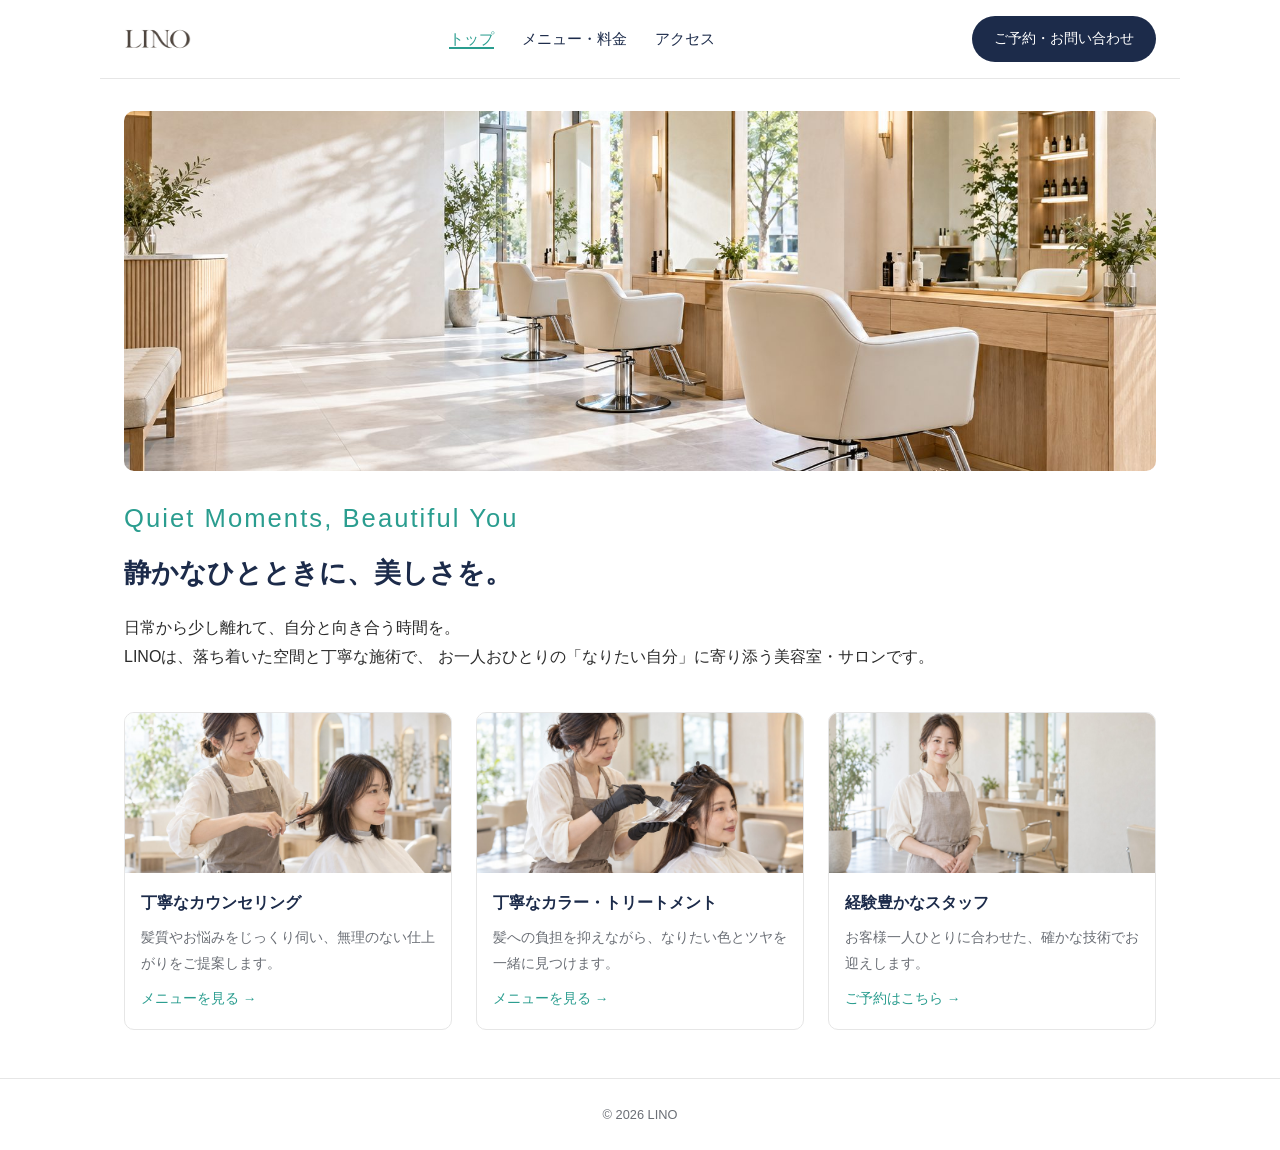
<file: index.html>
<!DOCTYPE html>
<html lang="ja">
<head>
<meta charset="UTF-8">
<meta name="viewport" content="width=device-width, initial-scale=1.0">
<title>LINO | 美容室・サロン</title>
<meta name="description" content="LINOは、静かで上質なひとときを大切にする美容室・サロンです。">
<link rel="icon" href="favicon.ico">
<meta http-equiv="Content-Security-Policy" content="default-src 'self'; img-src 'self'; style-src 'self'; script-src 'self'">
<link rel="stylesheet" href="style.css">
</head>
<body>

<header class="site-header">
  <div class="logo"><img src="logo.png" alt="LINO" width="336" height="160"></div>
  <button class="nav-toggle" aria-label="メニューを開く" aria-expanded="false">&#9776;</button>
  <nav class="main-nav">
    <ul>
      <li><a href="index.html" aria-current="page">トップ</a></li>
      <li><a href="menu.html">メニュー・料金</a></li>
      <li><a href="access.html">アクセス</a></li>
    </ul>
  </nav>
  <a class="cta-button" href="reserve.html">ご予約・お問い合わせ</a>
</header>

<main>
  <section class="hero">
    <img src="hero.jpg" alt="サロン店内の明るい写真" width="1672" height="941">
    <div class="hero-copy">
      <span class="en-title">Quiet Moments, Beautiful You</span>
      <h1>静かなひとときに、美しさを。</h1>
      <p>
        日常から少し離れて、自分と向き合う時間を。<br>
        LINOは、落ち着いた空間と丁寧な施術で、
        お一人おひとりの「なりたい自分」に寄り添う美容室・サロンです。
      </p>
    </div>
  </section>

  <section class="card-grid">
    <article class="card">
      <img src="staff-cut.jpg" alt="カットの施術シーン" width="1672" height="941">
      <div class="card-body">
        <h3>丁寧なカウンセリング</h3>
        <p>髪質やお悩みをじっくり伺い、無理のない仕上がりをご提案します。</p>
        <a class="card-link" href="menu.html">メニューを見る &rarr;</a>
      </div>
    </article>

    <article class="card">
      <img src="staff-color.jpg" alt="カラーの施術シーン" width="1672" height="941">
      <div class="card-body">
        <h3>丁寧なカラー・トリートメント</h3>
        <p>髪への負担を抑えながら、なりたい色とツヤを一緒に見つけます。</p>
        <a class="card-link" href="menu.html">メニューを見る &rarr;</a>
      </div>
    </article>

    <article class="card">
      <img src="staff-portrait.jpg" alt="スタッフの写真" width="1672" height="941">
      <div class="card-body">
        <h3>経験豊かなスタッフ</h3>
        <p>お客様一人ひとりに合わせた、確かな技術でお迎えします。</p>
        <a class="card-link" href="reserve.html">ご予約はこちら &rarr;</a>
      </div>
    </article>
  </section>
</main>

<footer class="site-footer">
  &copy; 2026 LINO
</footer>

<script src="script.js"></script>
</body>
</html>
</file>
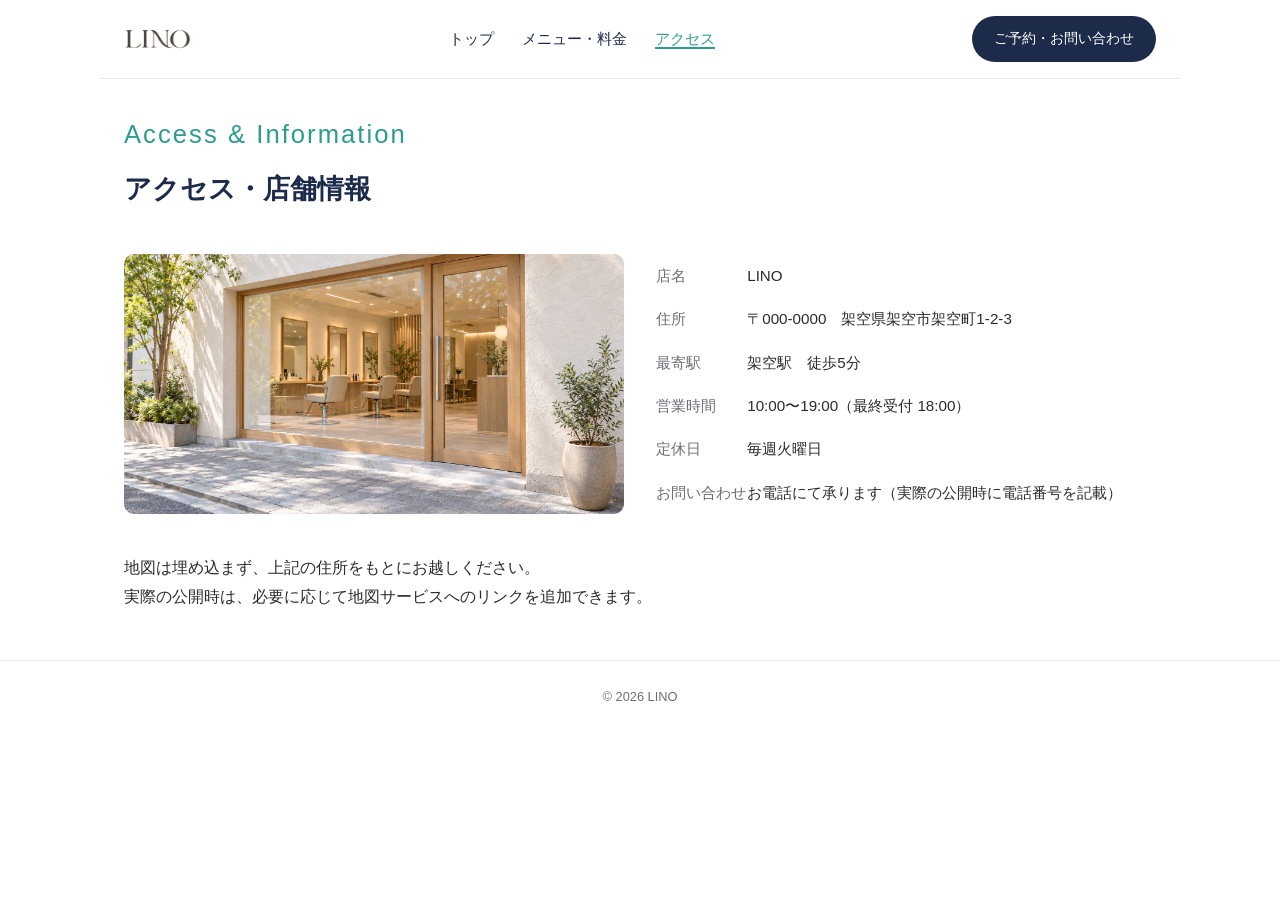
<file: access.html>
<!DOCTYPE html>
<html lang="ja">
<head>
<meta charset="UTF-8">
<meta name="viewport" content="width=device-width, initial-scale=1.0">
<title>アクセス・店舗情報 | LINO</title>
<meta name="description" content="LINOの住所・営業時間・アクセス方法のご案内です。">
<link rel="icon" href="favicon.ico">
<meta http-equiv="Content-Security-Policy" content="default-src 'self'; img-src 'self'; style-src 'self'; script-src 'self'">
<link rel="stylesheet" href="style.css">
</head>
<body>

<header class="site-header">
  <div class="logo"><img src="logo.png" alt="LINO" width="336" height="160"></div>
  <button class="nav-toggle" aria-label="メニューを開く" aria-expanded="false">&#9776;</button>
  <nav class="main-nav">
    <ul>
      <li><a href="index.html">トップ</a></li>
      <li><a href="menu.html">メニュー・料金</a></li>
      <li><a href="access.html" aria-current="page">アクセス</a></li>
    </ul>
  </nav>
  <a class="cta-button" href="reserve.html">ご予約・お問い合わせ</a>
</header>

<main>
  <section class="hero">
    <div class="hero-copy">
      <span class="en-title">Access &amp; Information</span>
      <h1>アクセス・店舗情報</h1>
    </div>
  </section>

  <section class="access-section">
    <img src="exterior.jpg" alt="サロン外観・入口の写真" width="1672" height="941">

    <table class="info-table">
      <tbody>
        <tr>
          <th>店名</th>
          <td>LINO</td>
        </tr>
        <tr>
          <th>住所</th>
          <td>〒000-0000　架空県架空市架空町1-2-3</td>
        </tr>
        <tr>
          <th>最寄駅</th>
          <td>架空駅　徒歩5分</td>
        </tr>
        <tr>
          <th>営業時間</th>
          <td>10:00〜19:00（最終受付 18:00）</td>
        </tr>
        <tr>
          <th>定休日</th>
          <td>毎週火曜日</td>
        </tr>
        <tr>
          <th>お問い合わせ</th>
          <td>お電話にて承ります（実際の公開時に電話番号を記載）</td>
        </tr>
      </tbody>
    </table>
  </section>

  <section class="menu-section">
    <p>
      地図は埋め込まず、上記の住所をもとにお越しください。<br>
      実際の公開時は、必要に応じて地図サービスへのリンクを追加できます。
    </p>
  </section>
</main>

<footer class="site-footer">
  &copy; 2026 LINO
</footer>

<script src="script.js"></script>
</body>
</html>
</file>
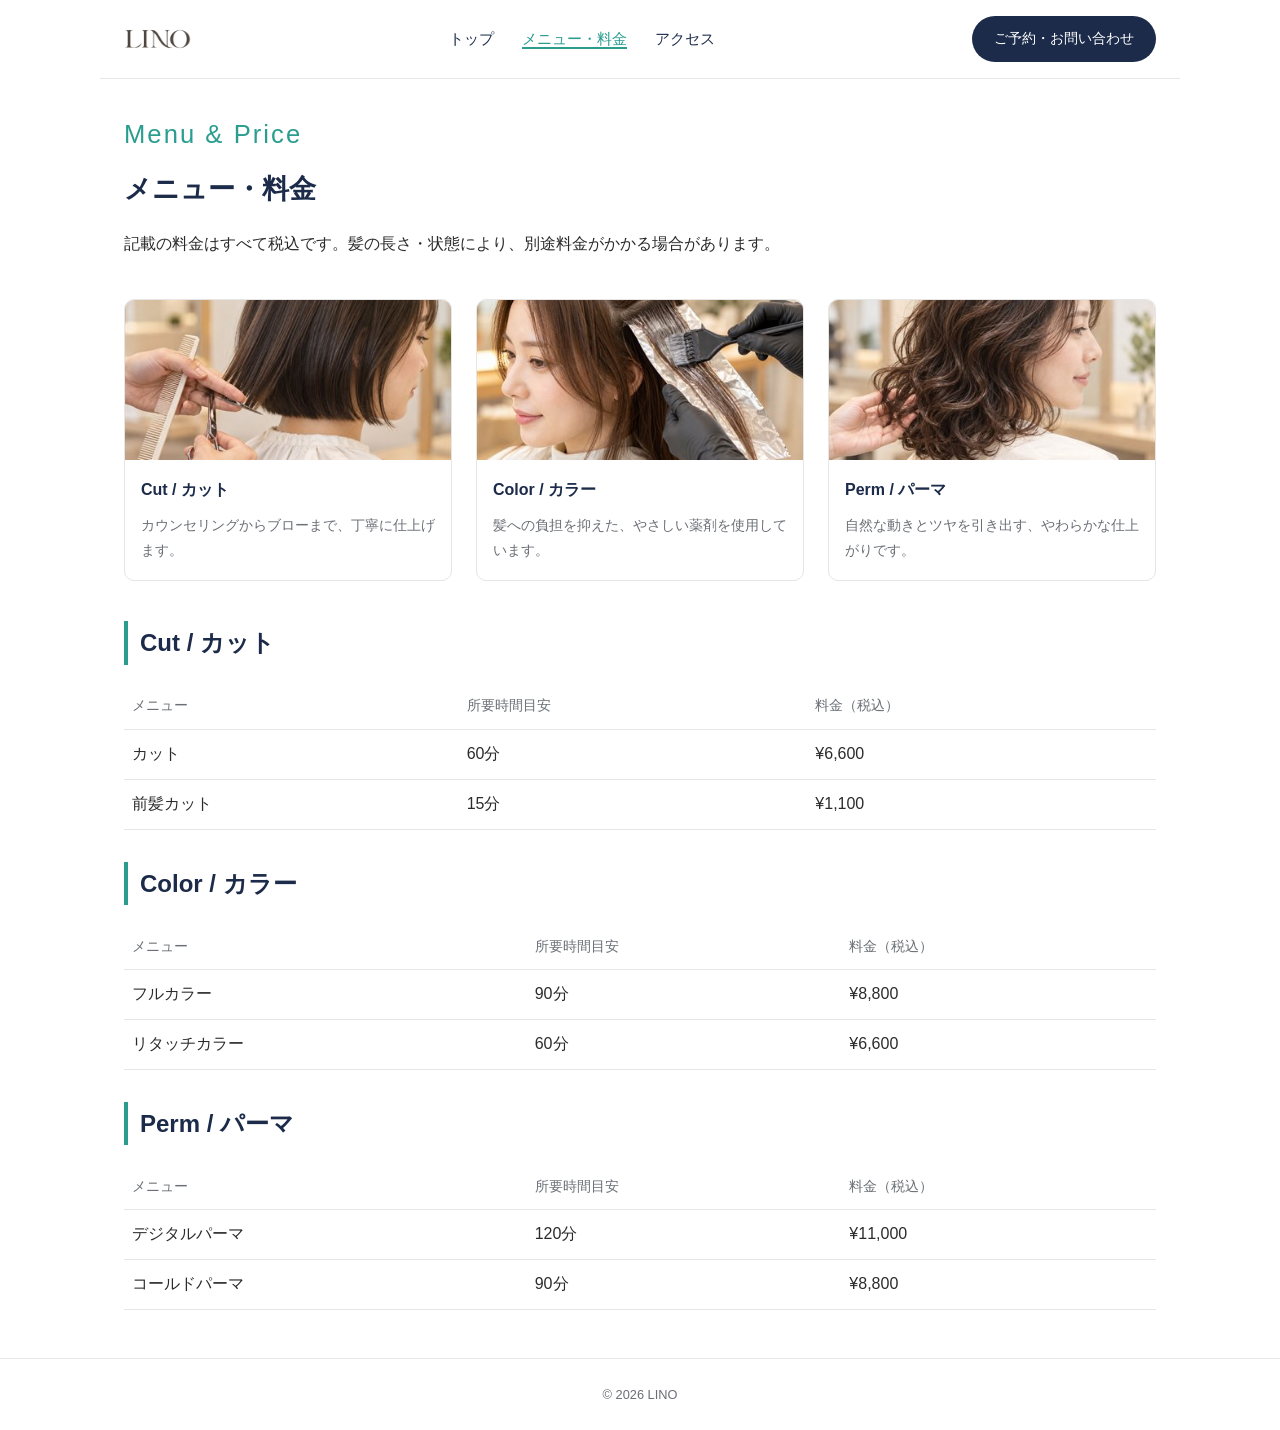
<file: menu.html>
<!DOCTYPE html>
<html lang="ja">
<head>
<meta charset="UTF-8">
<meta name="viewport" content="width=device-width, initial-scale=1.0">
<title>メニュー・料金 | LINO</title>
<meta name="description" content="LINOのカット・カラー・パーマなどのメニューと料金のご案内です。">
<link rel="icon" href="favicon.ico">
<meta http-equiv="Content-Security-Policy" content="default-src 'self'; img-src 'self'; style-src 'self'; script-src 'self'">
<link rel="stylesheet" href="style.css">
</head>
<body>

<header class="site-header">
  <div class="logo"><img src="logo.png" alt="LINO" width="336" height="160"></div>
  <button class="nav-toggle" aria-label="メニューを開く" aria-expanded="false">&#9776;</button>
  <nav class="main-nav">
    <ul>
      <li><a href="index.html">トップ</a></li>
      <li><a href="menu.html" aria-current="page">メニュー・料金</a></li>
      <li><a href="access.html">アクセス</a></li>
    </ul>
  </nav>
  <a class="cta-button" href="reserve.html">ご予約・お問い合わせ</a>
</header>

<main>
  <section class="hero">
    <div class="hero-copy">
      <span class="en-title">Menu &amp; Price</span>
      <h1>メニュー・料金</h1>
      <p>記載の料金はすべて税込です。髪の長さ・状態により、別途料金がかかる場合があります。</p>
    </div>
  </section>

  <section class="card-grid">
    <article class="card">
      <img src="menu-cut.jpg" alt="カットのイメージ写真" width="400" height="400">
      <div class="card-body">
        <h3>Cut / カット</h3>
        <p>カウンセリングからブローまで、丁寧に仕上げます。</p>
      </div>
    </article>

    <article class="card">
      <img src="menu-color.jpg" alt="カラーのイメージ写真" width="400" height="400">
      <div class="card-body">
        <h3>Color / カラー</h3>
        <p>髪への負担を抑えた、やさしい薬剤を使用しています。</p>
      </div>
    </article>

    <article class="card">
      <img src="menu-perm.jpg" alt="パーマのイメージ写真" width="400" height="400">
      <div class="card-body">
        <h3>Perm / パーマ</h3>
        <p>自然な動きとツヤを引き出す、やわらかな仕上がりです。</p>
      </div>
    </article>
  </section>

  <section class="menu-section">
    <h2>Cut / カット</h2>
    <table class="menu-table">
      <thead>
        <tr><th>メニュー</th><th>所要時間目安</th><th>料金（税込）</th></tr>
      </thead>
      <tbody>
        <tr><td>カット</td><td>60分</td><td>&yen;6,600</td></tr>
        <tr><td>前髪カット</td><td>15分</td><td>&yen;1,100</td></tr>
      </tbody>
    </table>

    <h2>Color / カラー</h2>
    <table class="menu-table">
      <thead>
        <tr><th>メニュー</th><th>所要時間目安</th><th>料金（税込）</th></tr>
      </thead>
      <tbody>
        <tr><td>フルカラー</td><td>90分</td><td>&yen;8,800</td></tr>
        <tr><td>リタッチカラー</td><td>60分</td><td>&yen;6,600</td></tr>
      </tbody>
    </table>

    <h2>Perm / パーマ</h2>
    <table class="menu-table">
      <thead>
        <tr><th>メニュー</th><th>所要時間目安</th><th>料金（税込）</th></tr>
      </thead>
      <tbody>
        <tr><td>デジタルパーマ</td><td>120分</td><td>&yen;11,000</td></tr>
        <tr><td>コールドパーマ</td><td>90分</td><td>&yen;8,800</td></tr>
      </tbody>
    </table>
  </section>
</main>

<footer class="site-footer">
  &copy; 2026 LINO
</footer>

<script src="script.js"></script>
</body>
</html>
</file>
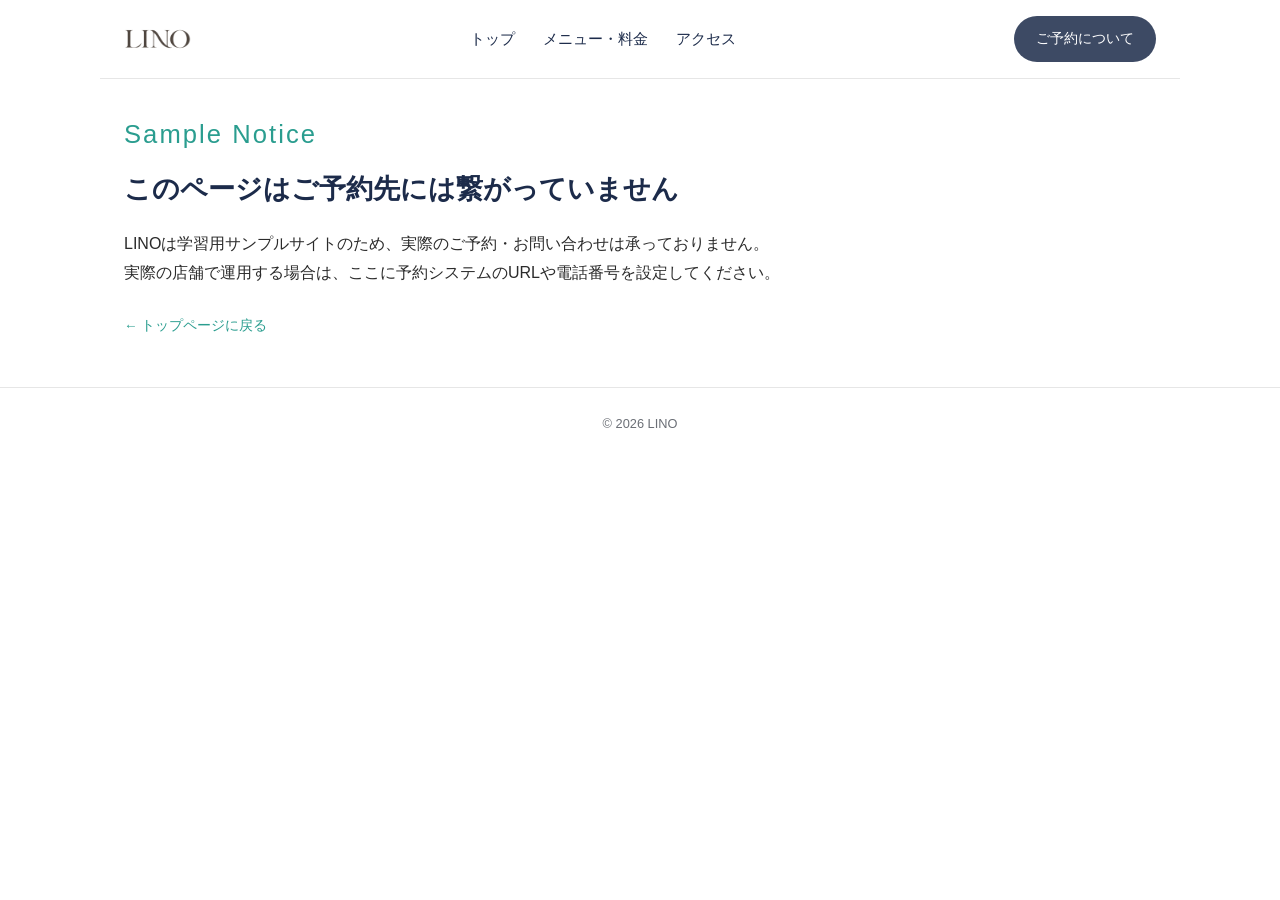
<file: reserve.html>
<!DOCTYPE html>
<html lang="ja">
<head>
<meta charset="UTF-8">
<meta name="viewport" content="width=device-width, initial-scale=1.0">
<title>ご予約について | LINO</title>
<meta name="description" content="LINOは学習用サンプルサイトのため、実際のご予約は承っておりません。">
<link rel="icon" href="favicon.ico">
<meta http-equiv="Content-Security-Policy" content="default-src 'self'; img-src 'self'; style-src 'self'; script-src 'self'">
<link rel="stylesheet" href="style.css">
</head>
<body>

<header class="site-header">
  <div class="logo"><img src="logo.png" alt="LINO" width="336" height="160"></div>
  <button class="nav-toggle" aria-label="メニューを開く" aria-expanded="false">&#9776;</button>
  <nav class="main-nav">
    <ul>
      <li><a href="index.html">トップ</a></li>
      <li><a href="menu.html">メニュー・料金</a></li>
      <li><a href="access.html">アクセス</a></li>
    </ul>
  </nav>
  <span class="cta-button" aria-current="page" aria-disabled="true">ご予約について</span>
</header>

<main>
  <section class="hero">
    <div class="hero-copy">
      <span class="en-title">Sample Notice</span>
      <h1>このページはご予約先には繋がっていません</h1>
      <p>
        LINOは学習用サンプルサイトのため、実際のご予約・お問い合わせは承っておりません。<br>
        実際の店舗で運用する場合は、ここに予約システムのURLや電話番号を設定してください。
      </p>
      <p><a class="card-link" href="index.html">&larr; トップページに戻る</a></p>
    </div>
  </section>
</main>

<footer class="site-footer">
  &copy; 2026 LINO
</footer>

<script src="script.js"></script>
</body>
</html>
</file>
<file: style.css>
/* ==========================================================
   LINO - 共通スタイル
   配色・フォント・レイアウトは DESIGN.md の方針に沿っています。
   フォントはメイリオに統一しています。
   ========================================================== */

:root {
  --color-navy: #1c2b4a;
  --color-navy-dark: #14203a;
  --color-teal: #2a9d8f;
  --color-bg: #ffffff;
  --color-text: #2b2b2b;
  --color-muted: #6b6f76;
  --color-border: #e6e6e6;
  --max-width: 1080px;
  --radius: 10px;
}

* {
  box-sizing: border-box;
}

body {
  margin: 0;
  font-family: "Meiryo", "メイリオ", sans-serif;
  color: var(--color-text);
  background: var(--color-bg);
  line-height: 1.8;
}

a {
  color: inherit;
  text-decoration: none;
}

img, .placeholder-img {
  max-width: 100%;
}

img {
  display: block;
  object-fit: cover;
}

.en-title {
  letter-spacing: 0.08em;
}

/* ---------- ヘッダー ---------- */

.site-header {
  display: flex;
  align-items: center;
  justify-content: space-between;
  padding: 16px 24px;
  border-bottom: 1px solid var(--color-border);
  max-width: var(--max-width);
  margin: 0 auto;
}

.logo {
  font-size: 1.3rem;
  font-weight: 700;
  color: var(--color-navy);
}

.logo .en-title {
  font-size: 1.4rem;
}

.logo img {
  height: 32px;
  width: auto;
}

.nav-toggle {
  display: none;
  background: none;
  border: none;
  font-size: 1.6rem;
  cursor: pointer;
  color: var(--color-navy);
}

.main-nav ul {
  display: flex;
  gap: 28px;
  list-style: none;
  margin: 0;
  padding: 0;
}

.main-nav a {
  font-size: 0.95rem;
  color: var(--color-navy);
}

.main-nav a[aria-current="page"] {
  color: var(--color-teal);
  border-bottom: 2px solid var(--color-teal);
}

.cta-button {
  background: var(--color-navy);
  color: #fff;
  padding: 10px 22px;
  border-radius: 999px;
  font-size: 0.9rem;
  white-space: nowrap;
}

.cta-button:hover {
  background: var(--color-navy-dark);
}

span.cta-button[aria-disabled="true"] {
  cursor: default;
  opacity: 0.85;
}

/* ---------- プレースホルダー画像 ----------
   実際の写真が用意できたら、この div を <img> に差し替えてください。
   例）<img src="hero.jpg" alt="サロン店内の写真"> */

.placeholder-img {
  display: flex;
  align-items: center;
  justify-content: center;
  background: #f2f4f6;
  border: 1px dashed #c7ccd3;
  color: var(--color-muted);
  font-size: 0.85rem;
  text-align: center;
  border-radius: var(--radius);
}

/* ---------- ヒーロー ---------- */

.hero {
  max-width: var(--max-width);
  margin: 32px auto;
  padding: 0 24px;
}

.hero .placeholder-img,
.hero img {
  height: 360px;
  width: 100%;
  border-radius: var(--radius);
}

.hero-copy {
  margin-top: 24px;
}

.hero-copy .en-title {
  display: block;
  font-size: 1.6rem;
  color: var(--color-teal);
  margin-bottom: 8px;
}

.hero-copy h1 {
  font-size: 1.7rem;
  color: var(--color-navy);
  margin: 0 0 12px;
}

/* ---------- カード ---------- */

.card-grid {
  max-width: var(--max-width);
  margin: 40px auto;
  padding: 0 24px;
  display: grid;
  grid-template-columns: repeat(3, 1fr);
  gap: 24px;
}

.card {
  border: 1px solid var(--color-border);
  border-radius: var(--radius);
  overflow: hidden;
}

.card .placeholder-img,
.card img {
  height: 160px;
  width: 100%;
  border-radius: 0;
  border-width: 0 0 1px 0;
}

.card-body {
  padding: 16px;
}

.card-body h3 {
  margin: 0 0 8px;
  font-size: 1rem;
  color: var(--color-navy);
}

.card-body p {
  margin: 0;
  font-size: 0.9rem;
  color: var(--color-muted);
}

.card-link {
  display: inline-block;
  margin-top: 10px;
  font-size: 0.85rem;
  color: var(--color-teal);
}

/* ---------- メニュー表 ---------- */

.menu-section {
  max-width: var(--max-width);
  margin: 40px auto;
  padding: 0 24px;
}

.menu-section h2 {
  color: var(--color-navy);
  border-left: 4px solid var(--color-teal);
  padding-left: 12px;
}

table.menu-table {
  width: 100%;
  border-collapse: collapse;
  margin-bottom: 32px;
}

.menu-table th,
.menu-table td {
  text-align: left;
  padding: 10px 8px;
  border-bottom: 1px solid var(--color-border);
}

.menu-table th {
  color: var(--color-muted);
  font-weight: 500;
  font-size: 0.85rem;
}

/* ---------- アクセス ---------- */

.access-section {
  max-width: var(--max-width);
  margin: 40px auto;
  padding: 0 24px;
  display: grid;
  grid-template-columns: 1fr 1fr;
  gap: 32px;
  align-items: start;
}

.access-section .placeholder-img,
.access-section img {
  height: 260px;
  width: 100%;
  border-radius: var(--radius);
}

.info-table {
  width: 100%;
  border-collapse: collapse;
}

.info-table th,
.info-table td {
  text-align: left;
  padding: 8px 0;
  vertical-align: top;
  font-size: 0.95rem;
}

.info-table th {
  width: 6em;
  color: var(--color-muted);
  font-weight: 500;
}

/* ---------- フッター ---------- */

.site-footer {
  border-top: 1px solid var(--color-border);
  margin-top: 48px;
  padding: 24px;
  text-align: center;
  color: var(--color-muted);
  font-size: 0.8rem;
}

/* ---------- レスポンシブ ---------- */

@media (max-width: 720px) {
  .nav-toggle {
    display: block;
  }

  .main-nav {
    display: none;
    width: 100%;
    order: 3;
  }

  .main-nav.is-open {
    display: block;
  }

  .main-nav ul {
    flex-direction: column;
    gap: 12px;
    padding: 16px 0;
  }

  .site-header {
    flex-wrap: wrap;
  }

  .card-grid {
    grid-template-columns: 1fr;
  }

  .access-section {
    grid-template-columns: 1fr;
  }
}
</file>
